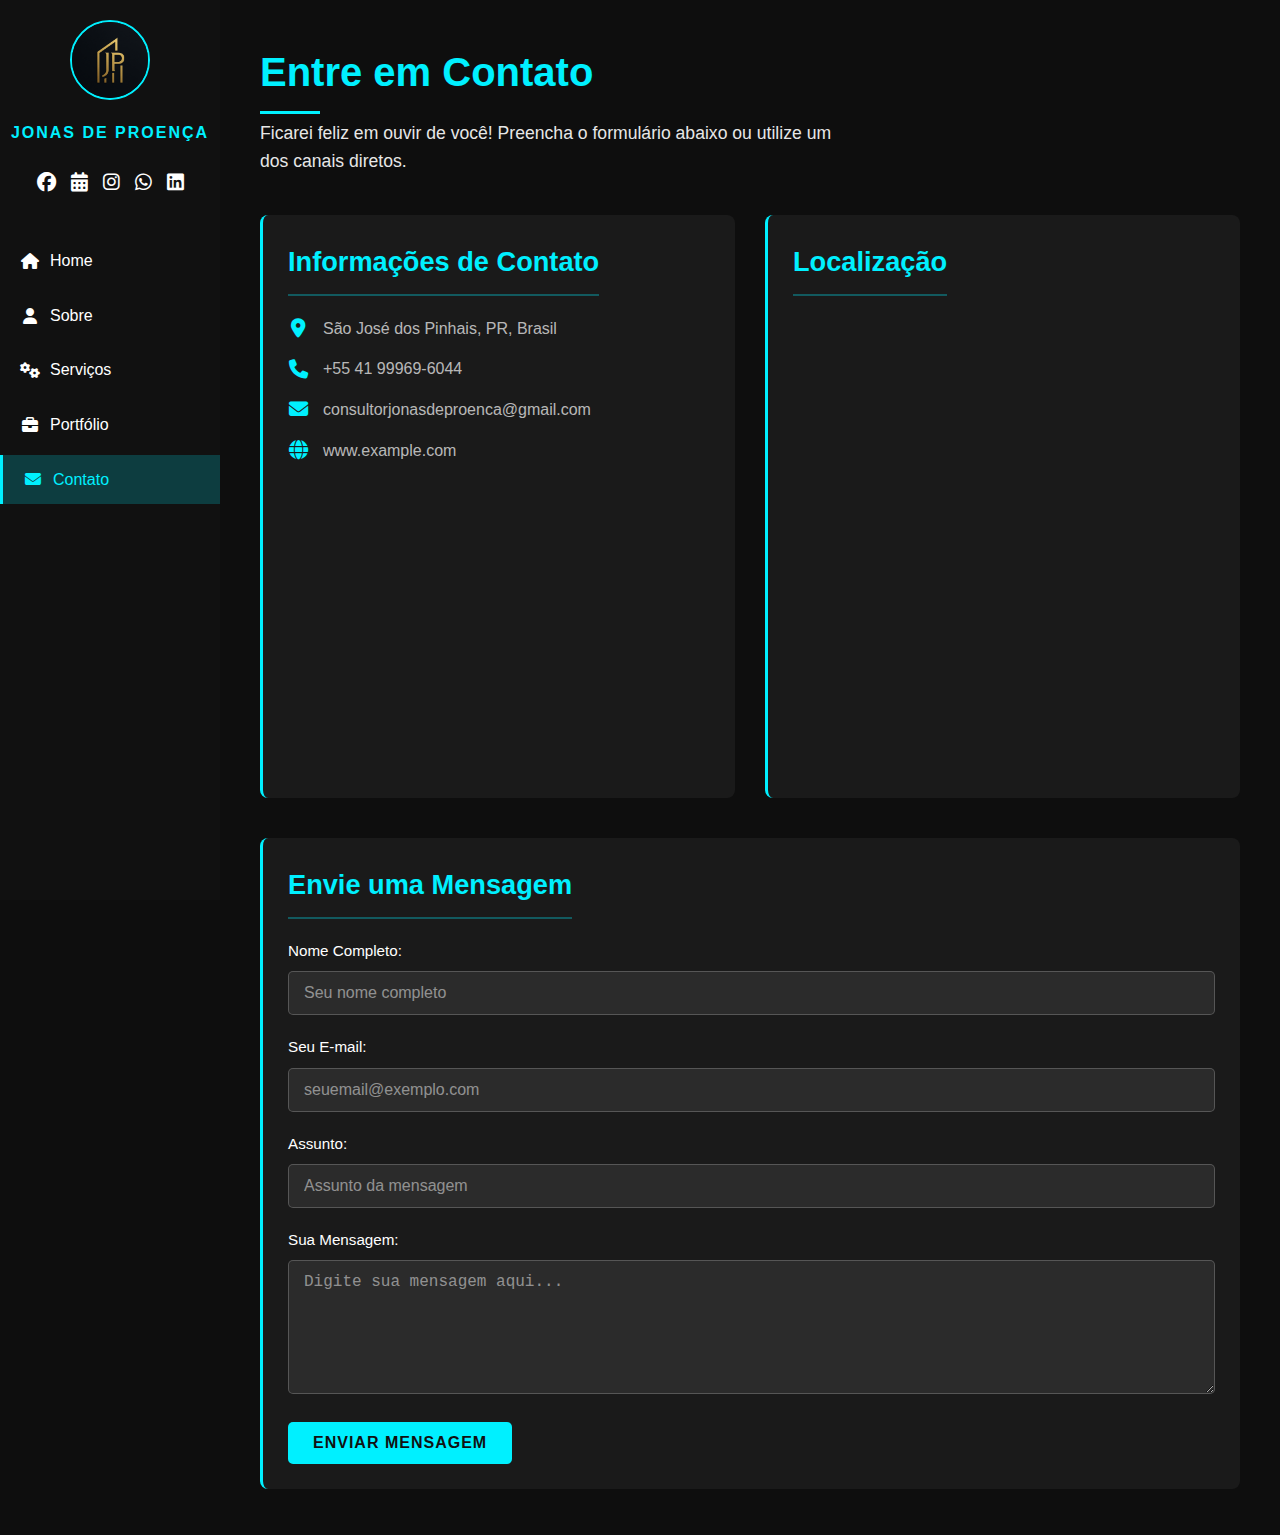
<file: contato.html>
<!DOCTYPE html>
<html lang="pt-br">
<head>
    <meta charset="UTF-8">
    <meta name="viewport" content="width=device-width, initial-scale=1.0">
    <title>Contato - Jonas de Proença</title>
    <link rel="stylesheet" href="https://cdnjs.cloudflare.com/ajax/libs/font-awesome/6.5.0/css/all.min.css">
    <link rel="stylesheet" href="style.css">
</head>
<body>
    <div class="container">
        <!-- Menu Lateral -->
        <aside class="sidebar">
            <img src="logo.png" alt="Logo Jonas de Proença" class="logo">
            <p class="nome">Jonas de Proença</p>
            
            <div class="social">
                  <!-- FACEBOOK ATUALIZADO -->
                <a href="https://www.facebook.com/consultorjonas/" 
                   target="_blank" 
                   rel="noopener noreferrer" 
                   aria-label="Facebook">
                    <i class="fab fa-facebook"></i>
                </a>

                <!-- GOOGLE AGENDA (como fizemos antes) -->
                <a href="https://calendar.google.com/calendar/render?action=TEMPLATE&text=Reuniao%20com%20Jonas%20de%20Proenca&details=Agendamento%20para%20discutir%20oportunidades%20e%20projetos.&add=consultorjonasdeproenca@gmail.com" 
                   target="_blank" 
                   rel="noopener noreferrer" 
                   aria-label="Agendar Reunião no Google Agenda">
                    <i class="fas fa-calendar-days"></i>
                </a>

                <!-- INSTAGRAM (como fizemos antes) -->
                <a href="https://www.instagram.com/consultorjonasdeproenca/" 
                   target="_blank" 
                   rel="noopener noreferrer" 
                   aria-label="Instagram">
                    <i class="fab fa-instagram"></i>
                </a>

                <!-- WHATSAPP ATUALIZADO -->
                <a href="http://wa.me/554199696044?text=Ol%C3%A1%20tudo%20bem%3F%20Gostaria%20de%20conhecer%20melhor%20este%20produto." 
                   target="_blank" 
                   rel="noopener noreferrer" 
                   aria-label="WhatsApp">
                    <i class="fab fa-whatsapp"></i>
                </a>
                <a href="#" aria-label="LinkedIn"><i class="fab fa-linkedin"></i></a>
            </div>
            
            <nav id="menu"></nav>
        </aside>

        <!-- Conteúdo Principal da Página de Contato -->
        <main class="content-section">
            <header class="section-header">
                <h1>Entre em Contato</h1>
                <p>Ficarei feliz em ouvir de você! Preencha o formulário abaixo ou utilize um dos canais diretos.</p>
            </header>

            <div class="contact-page-content">
                <div class="contact-info-map-wrapper">
                    <!-- Informações de Contato Direto -->
                    <div class="contact-details">
                        <h2>Informações de Contato</h2>
                        <ul>
                            <li>
                                <i class="fas fa-map-marker-alt"></i>
                                <span>São José dos Pinhais, PR, Brasil</span>
                            </li>
                            <li>
                                <i class="fas fa-phone"></i>
                                <a href="tel:+5541999696044">+55 41 99969-6044</a>
                            </li>
                            <li>
                                <i class="fas fa-envelope"></i>
                                <a href="mailto:consultorjonasdeproenca@gmail.com">consultorjonasdeproenca@gmail.com</a>
                            </li>
                             <li>
                                <i class="fas fa-globe"></i>
                                <a href="http://www.example.com" target="_blank" rel="noopener noreferrer">www.example.com</a>
                            </li>
                        </ul>
                    </div>

                    <!-- Mini Mapa -->
                    <div class="map-container">
                        <h2>Localização</h2>
                        <!-- Substitua o src pelo embed do Google Maps da sua localização específica se desejar -->
                        <iframe 
                            src="https://www.google.com/maps/embed?pb=!1m18!1m12!1m3!1d115143.97280009093!2d-49.29008689726563!3d-25.533394900000003!2m3!1f0!2f0!3f0!3m2!1i1024!2i768!4f13.1!3m3!1m2!1s0x94dcf0add8d84531%3A0x4d63a64921503707!2sS%C3%A3o%20Jos%C3%A9%20dos%20Pinhais%20-%20PR!5e0!3m2!1spt-BR!2sbr!4v1700000000000!5m2!1spt-BR!2sbr" 
                            width="600" 
                            height="450" 
                            style="border:0;" 
                            allowfullscreen="" 
                            loading="lazy" 
                            referrerpolicy="no-referrer-when-downgrade"
                            title="Mapa de São José dos Pinhais">
                        </iframe>
                    </div>
                </div>

                <!-- Formulário de Contato -->
                <div class="contact-form-container">
                    <h2>Envie uma Mensagem</h2>
                    <form action="https://formspree.io/f/xvgrpgdl" method="post">
                        <!-- Substitua pelo seu Access Key do StaticForms -->
                        
                       
                        <!-- Opcional: Assunto do e-mail que você receberá -->
                        <input type="hidden" name="subject" value="Novo Contato do Portfólio - {{ nome }}">

                        <div class="form-group">
                            <label for="nome">Nome Completo:</label>
                            <input type="text" id="nome" name="name" placeholder="Seu nome completo" required>
                        </div>

                        <div class="form-group">
                            <label for="email">Seu E-mail:</label>
                            <input type="email" id="email" name="email" placeholder="seuemail@exemplo.com" required>
                        </div>
                        
                        <div class="form-group">
                            <label for="assunto-form">Assunto:</label>
                            <input type="text" id="assunto-form" name="messageSubject" placeholder="Assunto da mensagem" required>
                        </div>

                        <div class="form-group">
                            <label for="mensagem">Sua Mensagem:</label>
                            <textarea id="mensagem" name="message" rows="6" placeholder="Digite sua mensagem aqui..." required></textarea>
                        </div>
                        
                        <!-- Opcional: Captcha para evitar spam (recomendado) -->
                        <input type="hidden" name="replyTo" value="@"> <!-- Responde ao e-mail do remetente -->
                        <input type="text" name="honeypot" style="display: none;"> <!-- Campo "honeypot" para spam bots -->


                        <button type="submit" class="btn-submit">Enviar Mensagem</button>
                    </form>
                </div>
            </div>
        </main>
    </div>

    <script src="menu.js"></script>
</body>
</html>
</file>
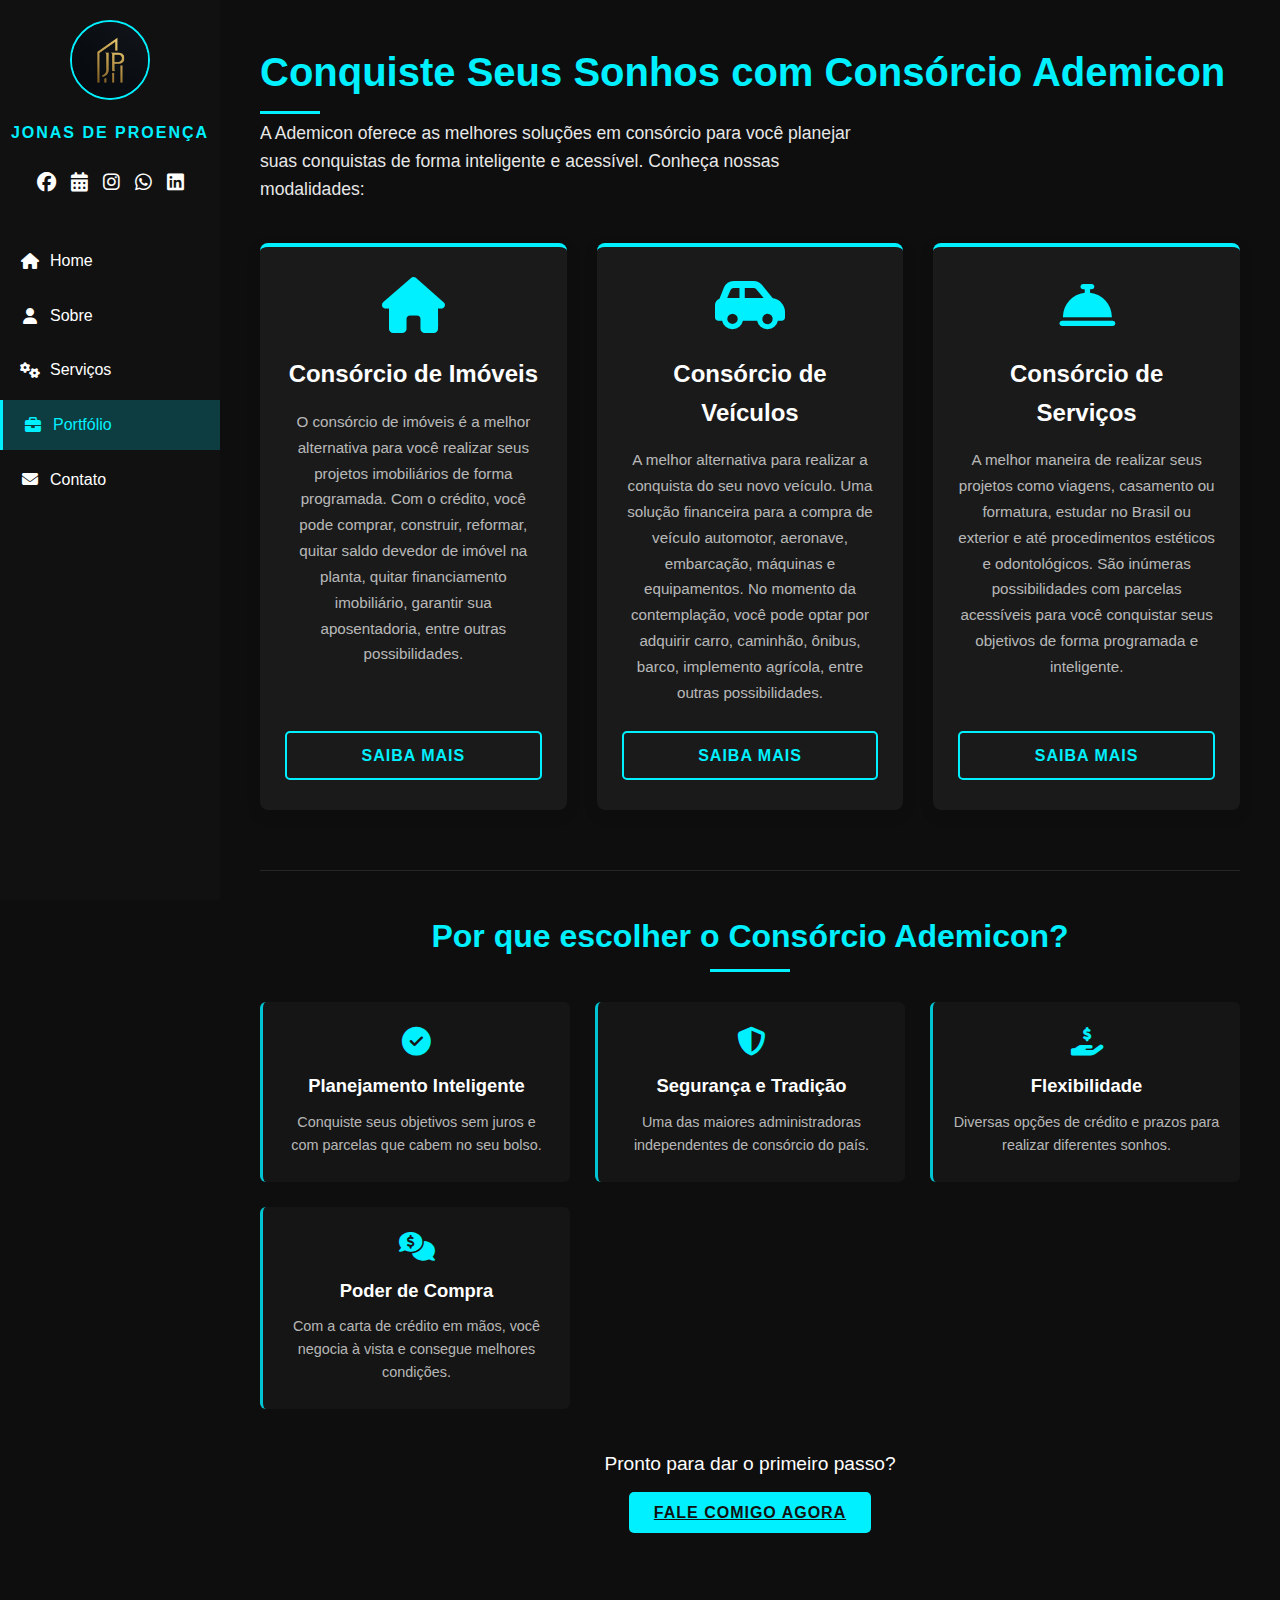
<file: portfolio.html>
<!DOCTYPE html>
<html lang="pt-br">
<head>
    <meta charset="UTF-8">
    <meta name="viewport" content="width=device-width, initial-scale=1.0">
    <title>Portfólio de Consórcios - Jonas de Proença</title>
    <link rel="stylesheet" href="https://cdnjs.cloudflare.com/ajax/libs/font-awesome/6.5.0/css/all.min.css">
    <link rel="stylesheet" href="style.css">
</head>
<body>
    <div class="container">
        <!-- Menu Lateral -->
        <aside class="sidebar">
            <img src="logo.png" alt="Logo Jonas de Proença" class="logo">
            <p class="nome">Jonas de Proença</p>
            
            <div class="social">
                  <!-- FACEBOOK ATUALIZADO -->
                <a href="https://www.facebook.com/consultorjonas/" 
                   target="_blank" 
                   rel="noopener noreferrer" 
                   aria-label="Facebook">
                    <i class="fab fa-facebook"></i>
                </a>

                <!-- GOOGLE AGENDA (como fizemos antes) -->
                <a href="https://calendar.google.com/calendar/render?action=TEMPLATE&text=Reuniao%20com%20Jonas%20de%20Proenca&details=Agendamento%20para%20discutir%20oportunidades%20e%20projetos.&add=consultorjonasdeproenca@gmail.com" 
                   target="_blank" 
                   rel="noopener noreferrer" 
                   aria-label="Agendar Reunião no Google Agenda">
                    <i class="fas fa-calendar-days"></i>
                </a>

                <!-- INSTAGRAM (como fizemos antes) -->
                <a href="https://www.instagram.com/consultorjonasdeproenca/" 
                   target="_blank" 
                   rel="noopener noreferrer" 
                   aria-label="Instagram">
                    <i class="fab fa-instagram"></i>
                </a>

                <!-- WHATSAPP ATUALIZADO -->
                <a href="http://wa.me/554199696044?text=Ol%C3%A1%20tudo%20bem%3F%20Gostaria%20de%20conhecer%20melhor%20este%20produto." 
                   target="_blank" 
                   rel="noopener noreferrer" 
                   aria-label="WhatsApp">
                    <i class="fab fa-whatsapp"></i>
                </a>
                <a href="#" aria-label="LinkedIn"><i class="fab fa-linkedin"></i></a>
            </div>
            
            <nav id="menu"></nav>
        </aside>

        <!-- Conteúdo Principal da Página de Portfólio -->
        <main class="content-section">
            <header class="section-header">
                <h1>Conquiste Seus Sonhos com Consórcio Ademicon</h1>
                <p>A Ademicon oferece as melhores soluções em consórcio para você planejar suas conquistas de forma inteligente e acessível. Conheça nossas modalidades:</p>
            </header>

            <div class="portfolio-grid">
                <!-- Card Consórcio de Imóveis -->
                <div class="consortium-card">
                    <div class="consortium-icon">
                        <i class="fas fa-home"></i>
                    </div>
                    <h3>Consórcio de Imóveis</h3>
                    <p>O consórcio de imóveis é a melhor alternativa para você realizar seus projetos imobiliários de forma programada. Com o crédito, você pode comprar, construir, reformar, quitar saldo devedor de imóvel na planta, quitar financiamento imobiliário, garantir sua aposentadoria, entre outras possibilidades.</p>
                    <a href="#contato" class="btn-cta">Saiba mais</a> 
                    <!-- Sugestão: Mudar href para uma página específica ou modal no futuro -->
                </div>

                <!-- Card Consórcio de Veículos -->
                <div class="consortium-card">
                    <div class="consortium-icon">
                        <i class="fas fa-car-side"></i>
                    </div>
                    <h3>Consórcio de Veículos</h3>
                    <p>A melhor alternativa para realizar a conquista do seu novo veículo. Uma solução financeira para a compra de veículo automotor, aeronave, embarcação, máquinas e equipamentos. No momento da contemplação, você pode optar por adquirir carro, caminhão, ônibus, barco, implemento agrícola, entre outras possibilidades.</p>
                    <a href="#contato" class="btn-cta">Saiba mais</a>
                </div>

                <!-- Card Consórcio de Serviços -->
                <div class="consortium-card">
                    <div class="consortium-icon">
                        <i class="fas fa-concierge-bell"></i> <!-- ou fa-plane, fa-graduation-cap, fa-ring -->
                    </div>
                    <h3>Consórcio de Serviços</h3>
                    <p>A melhor maneira de realizar seus projetos como viagens, casamento ou formatura, estudar no Brasil ou exterior e até procedimentos estéticos e odontológicos. São inúmeras possibilidades com parcelas acessíveis para você conquistar seus objetivos de forma programada e inteligente.</p>
                    <a href="#contato" class="btn-cta">Saiba mais</a>
                </div>
            </div>

            <!-- Seção Adicional: Por que escolher Ademicon? (Sugestão) -->
            <section class="why-ademicon">
                <h2>Por que escolher o Consórcio Ademicon?</h2>
                <div class="benefits-grid">
                    <div class="benefit-item">
                        <i class="fas fa-check-circle"></i>
                        <h4>Planejamento Inteligente</h4>
                        <p>Conquiste seus objetivos sem juros e com parcelas que cabem no seu bolso.</p>
                    </div>
                    <div class="benefit-item">
                        <i class="fas fa-shield-alt"></i>
                        <h4>Segurança e Tradição</h4>
                        <p>Uma das maiores administradoras independentes de consórcio do país.</p>
                    </div>
                    <div class="benefit-item">
                        <i class="fas fa-hand-holding-usd"></i>
                        <h4>Flexibilidade</h4>
                        <p>Diversas opções de crédito e prazos para realizar diferentes sonhos.</p>
                    </div>
                     <div class="benefit-item">
                        <i class="fas fa-comments-dollar"></i>
                        <h4>Poder de Compra</h4>
                        <p>Com a carta de crédito em mãos, você negocia à vista e consegue melhores condições.</p>
                    </div>
                </div>
                <div class="final-cta-portfolio">
                    <p>Pronto para dar o primeiro passo?</p>
                    <a href="contato.html" class="btn-submit">Fale Comigo Agora</a>
                </div>
            </section>

        </main>
    </div>

    <script src="menu.js"></script>
</body>
</html>
</file>
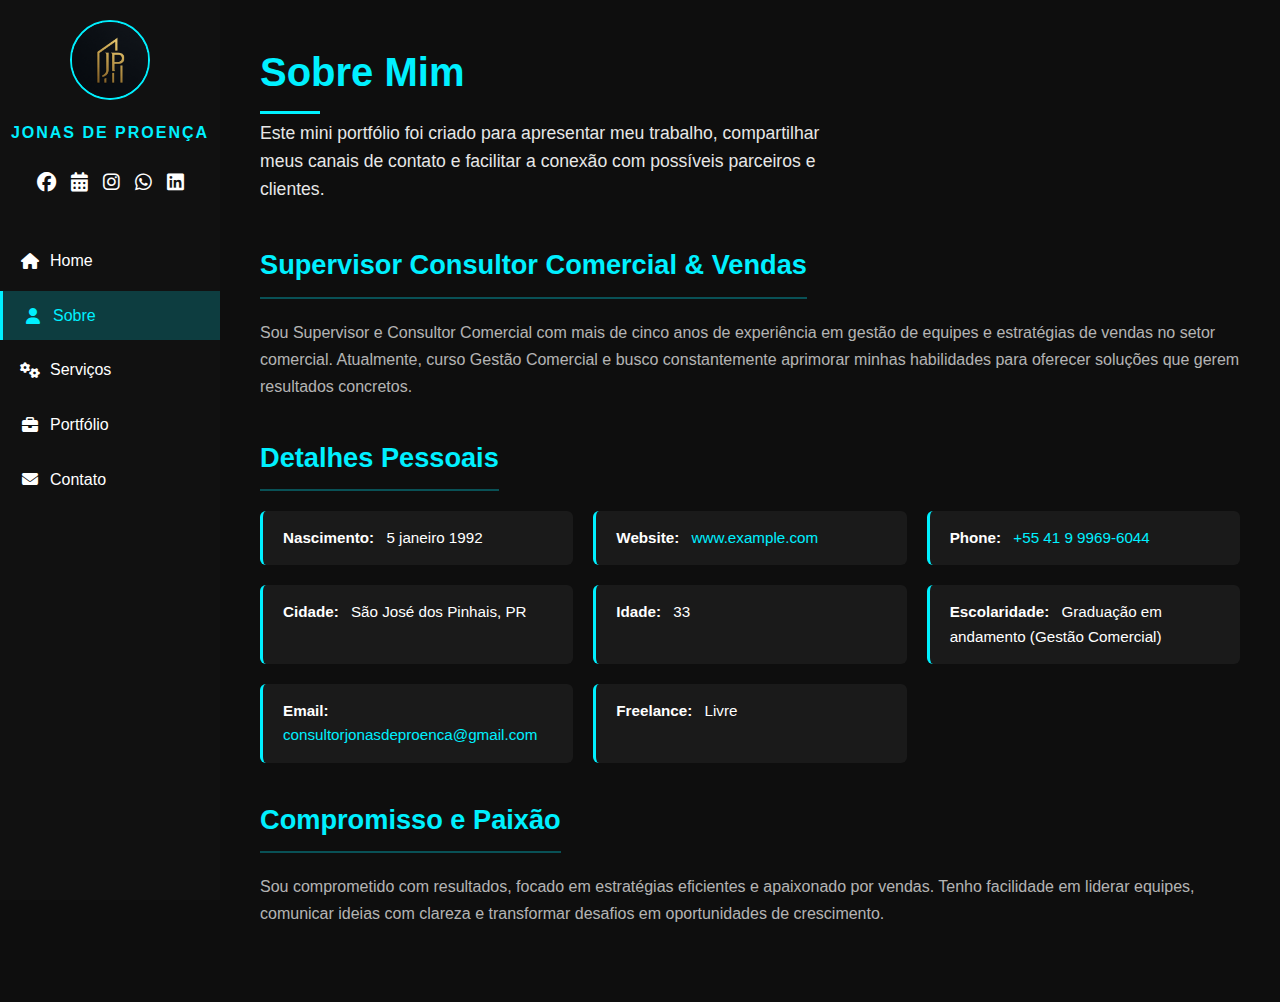
<file: sobre.html>
<!DOCTYPE html>
<html lang="pt-br">
<head>
    <meta charset="UTF-8">
    <meta name="viewport" content="width=device-width, initial-scale=1.0">
    <title>Sobre - Jonas de Proença</title>
    <!-- Link para Font Awesome (ícones) -->
    <link rel="stylesheet" href="https://cdnjs.cloudflare.com/ajax/libs/font-awesome/6.5.0/css/all.min.css">
    <!-- Link para seu arquivo de estilos principal -->
    <link rel="stylesheet" href="style.css">
</head>
<body>
    <div class="container">
        <!-- Menu Lateral (Exatamente o mesmo do index.html e servicos.html) -->
        <aside class="sidebar">
            <img src="logo.png" alt="Logo Jonas de Proença" class="logo">
            <p class="nome">Jonas de Proença</p>
            
            <div class="social">
                  <!-- FACEBOOK ATUALIZADO -->
                <a href="https://www.facebook.com/consultorjonas/" 
                   target="_blank" 
                   rel="noopener noreferrer" 
                   aria-label="Facebook">
                    <i class="fab fa-facebook"></i>
                </a>

                <!-- GOOGLE AGENDA (como fizemos antes) -->
                <a href="https://calendar.google.com/calendar/render?action=TEMPLATE&text=Reuniao%20com%20Jonas%20de%20Proenca&details=Agendamento%20para%20discutir%20oportunidades%20e%20projetos.&add=consultorjonasdeproenca@gmail.com" 
                   target="_blank" 
                   rel="noopener noreferrer" 
                   aria-label="Agendar Reunião no Google Agenda">
                    <i class="fas fa-calendar-days"></i>
                </a>

                <!-- INSTAGRAM (como fizemos antes) -->
                <a href="https://www.instagram.com/consultorjonasdeproenca/" 
                   target="_blank" 
                   rel="noopener noreferrer" 
                   aria-label="Instagram">
                    <i class="fab fa-instagram"></i>
                </a>

                <!-- WHATSAPP ATUALIZADO -->
                <a href="http://wa.me/554199696044?text=Ol%C3%A1%20tudo%20bem%3F%20Gostaria%20de%20conhecer%20melhor%20este%20produto." 
                   target="_blank" 
                   rel="noopener noreferrer" 
                   aria-label="WhatsApp">
                    <i class="fab fa-whatsapp"></i>
                </a>
                <a href="#" aria-label="LinkedIn"><i class="fab fa-linkedin"></i></a>
            </div>
            
            <!-- O menu.js vai popular esta navegação -->
            <nav id="menu"></nav>
        </aside>

        <!-- Conteúdo Principal da Página Sobre -->
        <main class="content-section">
            <header class="section-header">
                <h1>Sobre Mim</h1>
                <p>Este mini portfólio foi criado para apresentar meu trabalho, compartilhar meus canais de contato e facilitar a conexão com possíveis parceiros e clientes.</p>
            </header>

            <div class="about-page-content"> <!-- Container para o conteúdo específico da página "Sobre" -->
                
                <section class="profile-summary">
                    <h2>Supervisor Consultor Comercial & Vendas</h2>
                    <p>Sou Supervisor e Consultor Comercial com mais de cinco anos de experiência em gestão de equipes e estratégias de vendas no setor comercial. Atualmente, curso Gestão Comercial e busco constantemente aprimorar minhas habilidades para oferecer soluções que gerem resultados concretos.</p>
                </section>

                <section class="personal-details">
                    <h2>Detalhes Pessoais</h2>
                    <ul class="details-list">
                        <li><strong>Nascimento:</strong> 5 janeiro 1992</li>
                        <li><strong>Website:</strong> <a href="http://www.example.com" target="_blank" rel="noopener noreferrer">www.example.com</a></li>
                        <li><strong>Phone:</strong> <a href="tel:+5541999696044">+55 41 9 9969-6044</a></li>
                        <li><strong>Cidade:</strong> São José dos Pinhais, PR</li>
                        <li><strong>Idade:</strong> 33</li>
                        <li><strong>Escolaridade:</strong> Graduação em andamento (Gestão Comercial)</li>
                        <li><strong>Email:</strong> <a href="mailto:consultorjonasdeproenca@gmail.com">consultorjonasdeproenca@gmail.com</a></li>
                        <li><strong>Freelance:</strong> Livre</li>
                    </ul>
                </section>

                <section class="final-statement">
                    <h2>Compromisso e Paixão</h2>
                    <p>Sou comprometido com resultados, focado em estratégias eficientes e apaixonado por vendas. Tenho facilidade em liderar equipes, comunicar ideias com clareza e transformar desafios em oportunidades de crescimento.</p>
                </section>

            </div>
        </main>
    </div>

    <!-- Script do Menu (Exatamente o mesmo do index.html) -->
    <script src="menu.js"></script>
</body>
</html>
</file>
<file: style.css>
/* ===== VARIÁVEIS E RESET ===== */
:root {
  --primary: #00f0ff;
  --primary-dark: #00c4d1;
  --dark: #0e0e0e;
  --darker: #111;
  --light: #fff;
  --gray: rgba(255, 255, 255, 0.7);
  --card-bg: rgba(255, 255, 255, 0.05);
  --transition: all 0.3s ease;
}

* {
  margin: 0;
  padding: 0;
  box-sizing: border-box;
}

body {
  background: var(--dark);
  font-family: 'Poppins', sans-serif;
  color: var(--light);
  line-height: 1.6;
  overflow-x: hidden;
}

/* ===== LAYOUT PRINCIPAL ===== */
.container {
  display: flex;
  min-height: 100vh;
}

/* ===== MENU LATERAL ===== */
.sidebar {
  position: fixed;
  left: 0;
  top: 0;
  width: 220px;
  height: 100vh;
  background: var(--darker);
  display: flex;
  flex-direction: column;
  align-items: center;
  padding: 20px 0;
  z-index: 1000;
  overflow-y: auto;
}

.logo {
  width: 80px;
  border-radius: 50%;
  margin-bottom: 10px;
  transition: var(--transition);
  border: 2px solid var(--primary);
}

.logo:hover {
  transform: scale(1.1);
  box-shadow: 0 0 15px var(--primary);
}

.nome {
  margin: 10px 0;
  font-weight: bold;
  text-transform: uppercase;
  letter-spacing: 2px;
  text-align: center;
  color: var(--primary);
}

.social {
  margin: 15px 0;
  display: flex;
  flex-wrap: wrap;
  justify-content: center;
  gap: 15px;
}

.social a {
  color: var(--light);
  transition: var(--transition);
}

.social i {
  font-size: 1.2rem;
  transition: var(--transition);
}

.social a:hover i {
  transform: scale(1.2);
  color: var(--primary);
}

nav {
  width: 100%;
  margin-top: 20px;
}

nav a {
  color: var(--light);
  text-decoration: none;
  display: flex;
  align-items: center;
  padding: 12px 20px;
  margin: 5px 0;
  transition: var(--transition);
  gap: 10px;
}

nav a:hover {
  background: rgba(0, 240, 255, 0.1);
  color: var(--primary);
  padding-left: 25px;
}

nav a.active {
  background: rgba(0, 240, 255, 0.2);
  color: var(--primary);
  border-left: 3px solid var(--primary);
}

nav a i {
  width: 20px;
  text-align: center;
}

/* ===== SEÇÃO PRINCIPAL ===== */
.content-section {
  margin-left: 220px;
  width: calc(100% - 220px);
  padding: 40px;
  max-width: 1200px;
}

.section-header {
  margin-bottom: 40px;
}

.section-header h1 {
  font-size: 2.5rem;
  margin-bottom: 15px;
  color: var(--primary);
  position: relative;
  display: inline-block;
}

.section-header h1::after {
  content: '';
  position: absolute;
  bottom: -10px;
  left: 0;
  width: 60px;
  height: 3px;
  background: var(--primary);
}

.section-header p {
  font-size: 1.1rem;
  opacity: 0.9;
  max-width: 600px;
}

/* ===== SERVIÇOS (BLOCOS) ===== */
/* ===== ESTRUTURA DOS SERVIÇOS ===== */
.services-grid {
    display: grid;
    grid-template-columns: repeat(auto-fill, minmax(300px, 1fr));
    gap: 30px;
    margin-top: 40px;
}

.service-card {
    background: rgba(255, 255, 255, 0.05);
    padding: 25px;
    border-radius: 8px;
    transition: all 0.3s ease;
    border-top: 3px solid var(--primary);
}

.service-card:hover {
    transform: translateY(-5px);
    background: rgba(0, 240, 255, 0.05);
}

.service-icon {
    font-size: 2rem;
    color: var(--primary);
    margin-bottom: 15px;
}

.service-card h3 {
    color: var(--primary);
    margin-bottom: 15px;
    font-size: 1.2rem;
}

.service-card p {
    line-height: 1.6;
    opacity: 0.9;
}

/* ===== RESPONSIVIDADE ===== */
@media (max-width: 768px) {
    .services-grid {
        grid-template-columns: 1fr;
    }
    
    .service-card {
        padding: 20px;
    }
}

/* ===== HERO SECTION (INDEX) ===== */
.hero-section {
  margin-left: 220px;
  width: calc(100% - 220px);
  min-height: 100vh;
  display: flex;
  flex-direction: column;
  align-items: center;
  justify-content: center;
  position: relative;
}

.hero-section h1 {
  position: absolute;
  top: 50%;
  left: 50%;
  transform: translate(-50%, -50%);
  font-size: 5vw;
  color: rgba(255, 255, 255, 0.05);
  z-index: -1;
  white-space: nowrap;
  letter-spacing: 10px;
  text-transform: uppercase;
}

.profile-center {
  width: 200px;
  height: 200px;
  border-radius: 50%;
  object-fit: cover;
  position: relative;
  z-index: 2;
  animation: pulse 3s infinite;
  border: 5px solid var(--primary);
  box-shadow: 0 0 20px rgba(0, 240, 255, 0.5);
}

.circle-glow {
  position: absolute;
  width: 300px;
  height: 300px;
  background: radial-gradient(circle, rgba(0, 240, 255, 0.2) 0%, transparent 70%);
  border-radius: 50%;
  filter: blur(30px);
  z-index: 1;
  animation: glowPulse 3s infinite alternate;
}

/* ===== ANIMAÇÕES ===== */
@keyframes pulse {
  0% {
    transform: scale(1);
    box-shadow: 0 0 10px var(--primary);
  }
  50% {
    transform: scale(1.05);
    box-shadow: 0 0 30px var(--primary);
  }
  100% {
    transform: scale(1);
    box-shadow: 0 0 10px var(--primary);
  }
}

@keyframes glowPulse {
  from {
    opacity: 0.5;
    transform: scale(0.95);
  }
  to {
    opacity: 0.8;
    transform: scale(1.05);
  }
}

/* ===== RESPONSIVIDADE ===== */
@media (max-width: 768px) {
  .sidebar {
    width: 70px;
    padding: 10px 0;
  }

  .nome, nav a span {
    display: none;
  }

  .social {
    flex-direction: column;
    align-items: center;
  }

  .social a {
    margin: 8px 0;
  }

  nav a {
    padding: 10px 5px;
    text-align: center;
  }

  nav a i {
    font-size: 1.2rem;
  }

  .hero-section,
  .content-section {
    margin-left: 70px;
    width: calc(100% - 70px);
    padding: 20px;
  }

  .hero-section h1 {
    font-size: 7vw;
  }

  .profile-center {
    width: 150px;
    height: 150px;
  }

  .circle-glow {
    width: 200px;
    height: 200px;
  }

  .services-blocks {
    grid-template-columns: 1fr;
  }
}

@media (max-width: 480px) {
  .sidebar {
    width: 50px;
  }

  .hero-section,
  .content-section {
    margin-left: 50px;
    width: calc(100% - 50px);
  }

  .hero-section h1 {
    font-size: 8vw;
  }
}

/* ===== PÁGINA SOBRE - CONTEÚDO ESPECÍFICO ===== */
.about-page-content {
    margin-top: 40px; /* Espaçamento após o cabeçalho da seção */
}

/* Estiliza as seções dentro do conteúdo da página "Sobre" */
.about-page-content section {
    margin-bottom: 35px; /* Espaçamento entre as seções (experiência, detalhes, etc.) */
}

.about-page-content h2 {
    font-size: 1.7rem; /* Tamanho para subtítulos na página "Sobre" */
    color: var(--primary);
    margin-bottom: 20px; /* Espaço abaixo do subtítulo */
    padding-bottom: 10px;
    border-bottom: 2px solid rgba(0, 240, 255, 0.3); /* Linha sutil abaixo dos subtítulos */
    display: inline-block; /* Para a borda se ajustar ao conteúdo do título */
}

.about-page-content p {
    font-size: 1rem; 
    line-height: 1.7;
    color: var(--gray); /* Usando a variável de cor cinza para parágrafos */
    margin-bottom: 15px; /* Espaçamento abaixo dos parágrafos, se houver múltiplos */
}

/* Estilização da lista de detalhes pessoais */
.details-list {
    list-style: none; /* Remove marcadores padrão da lista */
    padding-left: 0;
    display: grid;
    /* Cria colunas responsivas: cada item terá no mínimo 300px, 
       e elas se ajustarão para preencher o espaço */
    grid-template-columns: repeat(auto-fit, minmax(300px, 1fr)); 
    gap: 20px; /* Espaço entre os itens da lista (cards de detalhe) */
}

.details-list li {
    background: var(--card-bg); /* Fundo sutil definido nas variáveis */
    padding: 15px 20px;
    border-radius: 6px;
    border-left: 3px solid var(--primary); /* Destaque na borda esquerda */
    font-size: 0.95rem;
    line-height: 1.6;
    transition: var(--transition);
}

.details-list li:hover {
    transform: translateY(-3px);
    box-shadow: 0 4px 15px rgba(0, 240, 255, 0.1);
}

.details-list li strong {
    color: var(--light); /* Texto em negrito um pouco mais claro/destacado */
    margin-right: 8px;
    display: inline-block; /* Garante bom espaçamento */
}

.details-list a {
    color: var(--primary); /* Links com a cor primária */
    text-decoration: none;
    font-weight: 500; /* Um pouco mais de peso para os links */
}

.details-list a:hover {
    color: var(--primary-dark); /* Cor ao passar o mouse */
    text-decoration: underline;
}

/* Responsividade para a lista de detalhes em telas menores */
@media (max-width: 480px) {
    .details-list {
        grid-template-columns: 1fr; /* Uma coluna em telas muito pequenas */
    }
    .about-page-content h2 {
        font-size: 1.5rem; /* Ajuste de tamanho de fonte */
    }
}

/* ===== PÁGINA CONTATO - CONTEÚDO ESPECÍFICO ===== */
.contact-page-content {
    margin-top: 40px;
}

.contact-info-map-wrapper {
    display: grid;
    grid-template-columns: 1fr; /* Começa com uma coluna para mobile */
    gap: 30px;
    margin-bottom: 40px;
}

/* Em telas maiores, coloca informações e mapa lado a lado */
@media (min-width: 769px) {
    .contact-info-map-wrapper {
        grid-template-columns: repeat(auto-fit, minmax(320px, 1fr));
    }
}


.contact-details, .map-container, .contact-form-container {
    background: var(--card-bg);
    padding: 25px;
    border-radius: 8px;
    border-left: 3px solid var(--primary);
}

.contact-details h2, .map-container h2, .contact-form-container h2 {
    font-size: 1.7rem;
    color: var(--primary);
    margin-bottom: 20px;
    padding-bottom: 10px;
    border-bottom: 2px solid rgba(0, 240, 255, 0.3);
    display: inline-block;
}

.contact-details ul {
    list-style: none;
    padding: 0;
}

.contact-details li {
    display: flex;
    align-items: center;
    margin-bottom: 15px;
    font-size: 1rem;
    color: var(--gray);
}

.contact-details li i {
    color: var(--primary);
    font-size: 1.2rem;
    margin-right: 15px;
    width: 20px; /* Para alinhar o texto */
    text-align: center;
}

.contact-details li a {
    color: var(--gray);
    text-decoration: none;
    transition: var(--transition);
}

.contact-details li a:hover {
    color: var(--primary);
}

.map-container iframe {
    width: 100%;
    min-height: 300px; /* Altura mínima para o mapa */
    border-radius: 6px;
    filter: grayscale(0.3) opacity(0.9); /* Efeito sutil no mapa */
}

/* Estilos do Formulário */
.form-group {
    margin-bottom: 20px;
}

.form-group label {
    display: block;
    margin-bottom: 8px;
    color: var(--light);
    font-weight: 500;
    font-size: 0.95rem;
}

.form-group input[type="text"],
.form-group input[type="email"],
.form-group textarea {
    width: 100%;
    padding: 12px 15px;
    background-color: rgba(255, 255, 255, 0.08);
    border: 1px solid rgba(255, 255, 255, 0.2);
    border-radius: 5px;
    color: var(--light);
    font-size: 1rem;
    transition: var(--transition);
    box-sizing: border-box; /* Garante que padding não aumente a largura total */
}

.form-group input[type="text"]::placeholder,
.form-group input[type="email"]::placeholder,
.form-group textarea::placeholder {
    color: var(--gray);
    opacity: 0.7;
}

.form-group input[type="text"]:focus,
.form-group input[type="email"]:focus,
.form-group textarea:focus {
    outline: none;
    border-color: var(--primary);
    background-color: rgba(0, 240, 255, 0.05);
    box-shadow: 0 0 8px rgba(0, 240, 255, 0.3);
}

.form-group textarea {
    resize: vertical; /* Permite redimensionamento vertical apenas */
    min-height: 120px;
}

.btn-submit {
    background-color: var(--primary);
    color: var(--darker);
    padding: 12px 25px;
    border: none;
    border-radius: 5px;
    font-size: 1rem;
    font-weight: bold;
    cursor: pointer;
    transition: var(--transition);
    text-transform: uppercase;
    letter-spacing: 1px;
}

.btn-submit:hover {
    background-color: var(--primary-dark);
    box-shadow: 0 5px 15px rgba(0, 240, 255, 0.3);
    transform: translateY(-2px);
}

/* Responsividade para o layout do contato */
@media (max-width: 768px) {
    .contact-details h2, .map-container h2, .contact-form-container h2 {
        font-size: 1.5rem;
    }
    .contact-details, .map-container, .contact-form-container {
        padding: 20px;
    }
}

/* ===== PÁGINA PORTFÓLIO - CONSÓRCIOS ===== */
.portfolio-grid {
    display: grid;
    grid-template-columns: repeat(auto-fit, minmax(300px, 1fr));
    gap: 30px;
    margin-top: 40px;
    margin-bottom: 50px; /* Espaço antes da próxima seção */
}

.consortium-card {
    background: var(--card-bg);
    padding: 30px 25px;
    border-radius: 8px;
    text-align: center;
    border-top: 4px solid var(--primary);
    box-shadow: 0 5px 15px rgba(0, 0, 0, 0.1);
    transition: var(--transition);
    display: flex;
    flex-direction: column;
    justify-content: space-between; /* Garante que o botão fique no final */
}

.consortium-card:hover {
    transform: translateY(-8px);
    box-shadow: 0 10px 25px rgba(0, 240, 255, 0.15);
}

.consortium-icon {
    font-size: 3.5rem; /* Ícones maiores */
    color: var(--primary);
    margin-bottom: 20px;
    line-height: 1; /* Para evitar espaçamento extra do ícone */
}

.consortium-card h3 {
    color: var(--light); /* Título mais claro para destaque */
    font-size: 1.5rem;
    margin-bottom: 15px;
}

.consortium-card p {
    color: var(--gray);
    font-size: 0.95rem;
    line-height: 1.7;
    margin-bottom: 25px;
    flex-grow: 1; /* Faz o parágrafo ocupar o espaço disponível */
}

.btn-cta { /* Botão "Saiba mais" dentro dos cards */
    display: inline-block;
    background-color: transparent;
    color: var(--primary);
    padding: 10px 20px;
    border: 2px solid var(--primary);
    border-radius: 5px;
    text-decoration: none;
    font-weight: bold;
    text-transform: uppercase;
    letter-spacing: 1px;
    transition: var(--transition);
    margin-top: auto; /* Alinha ao final do card flexível */
}

.btn-cta:hover {
    background-color: var(--primary);
    color: var(--darker);
    transform: scale(1.03);
}

/* Seção "Por que escolher Ademicon?" (Sugestão) */
.why-ademicon {
    margin-top: 60px;
    padding: 40px 0; /* Aumenta o padding vertical */
    border-top: 1px solid rgba(255, 255, 255, 0.1);
    text-align: center;
}

.why-ademicon h2 {
    font-size: 2rem; /* Ajustado do section-header h1 */
    margin-bottom: 40px;
    color: var(--primary);
    position: relative;
    display: inline-block;
}

.why-ademicon h2::after { /* Reutilizando estilo de linha do section-header */
    content: '';
    position: absolute;
    bottom: -10px;
    left: 50%;
    transform: translateX(-50%); /* Centraliza a linha */
    width: 80px; /* Linha um pouco maior */
    height: 3px;
    background: var(--primary);
}

.benefits-grid {
    display: grid;
    grid-template-columns: repeat(auto-fit, minmax(250px, 1fr));
    gap: 25px;
    margin-bottom: 40px;
}

.benefit-item {
    background: rgba(255, 255, 255, 0.03); /* Fundo muito sutil */
    padding: 25px 20px;
    border-radius: 6px;
    border-left: 3px solid var(--primary-dark);
}

.benefit-item i {
    font-size: 1.8rem;
    color: var(--primary);
    margin-bottom: 15px;
}

.benefit-item h4 {
    color: var(--light);
    font-size: 1.15rem;
    margin-bottom: 10px;
}

.benefit-item p {
    color: var(--gray);
    font-size: 0.9rem;
    line-height: 1.6;
}

.final-cta-portfolio p {
    font-size: 1.2rem;
    color: var(--light);
    margin-bottom: 20px;
}
/* Reutilizar o .btn-submit do formulário de contato se o estilo for o mesmo, 
   ou criar um novo se precisar de diferenciação. 
   Aqui estou assumindo que o .btn-submit já existe e é adequado. */

/* Adaptações para telas menores */
@media (max-width: 768px) {
    .consortium-card h3 {
        font-size: 1.3rem;
    }
    .consortium-icon {
        font-size: 3rem;
    }
    .why-ademicon h2 {
        font-size: 1.8rem;
    }
}
</file>
